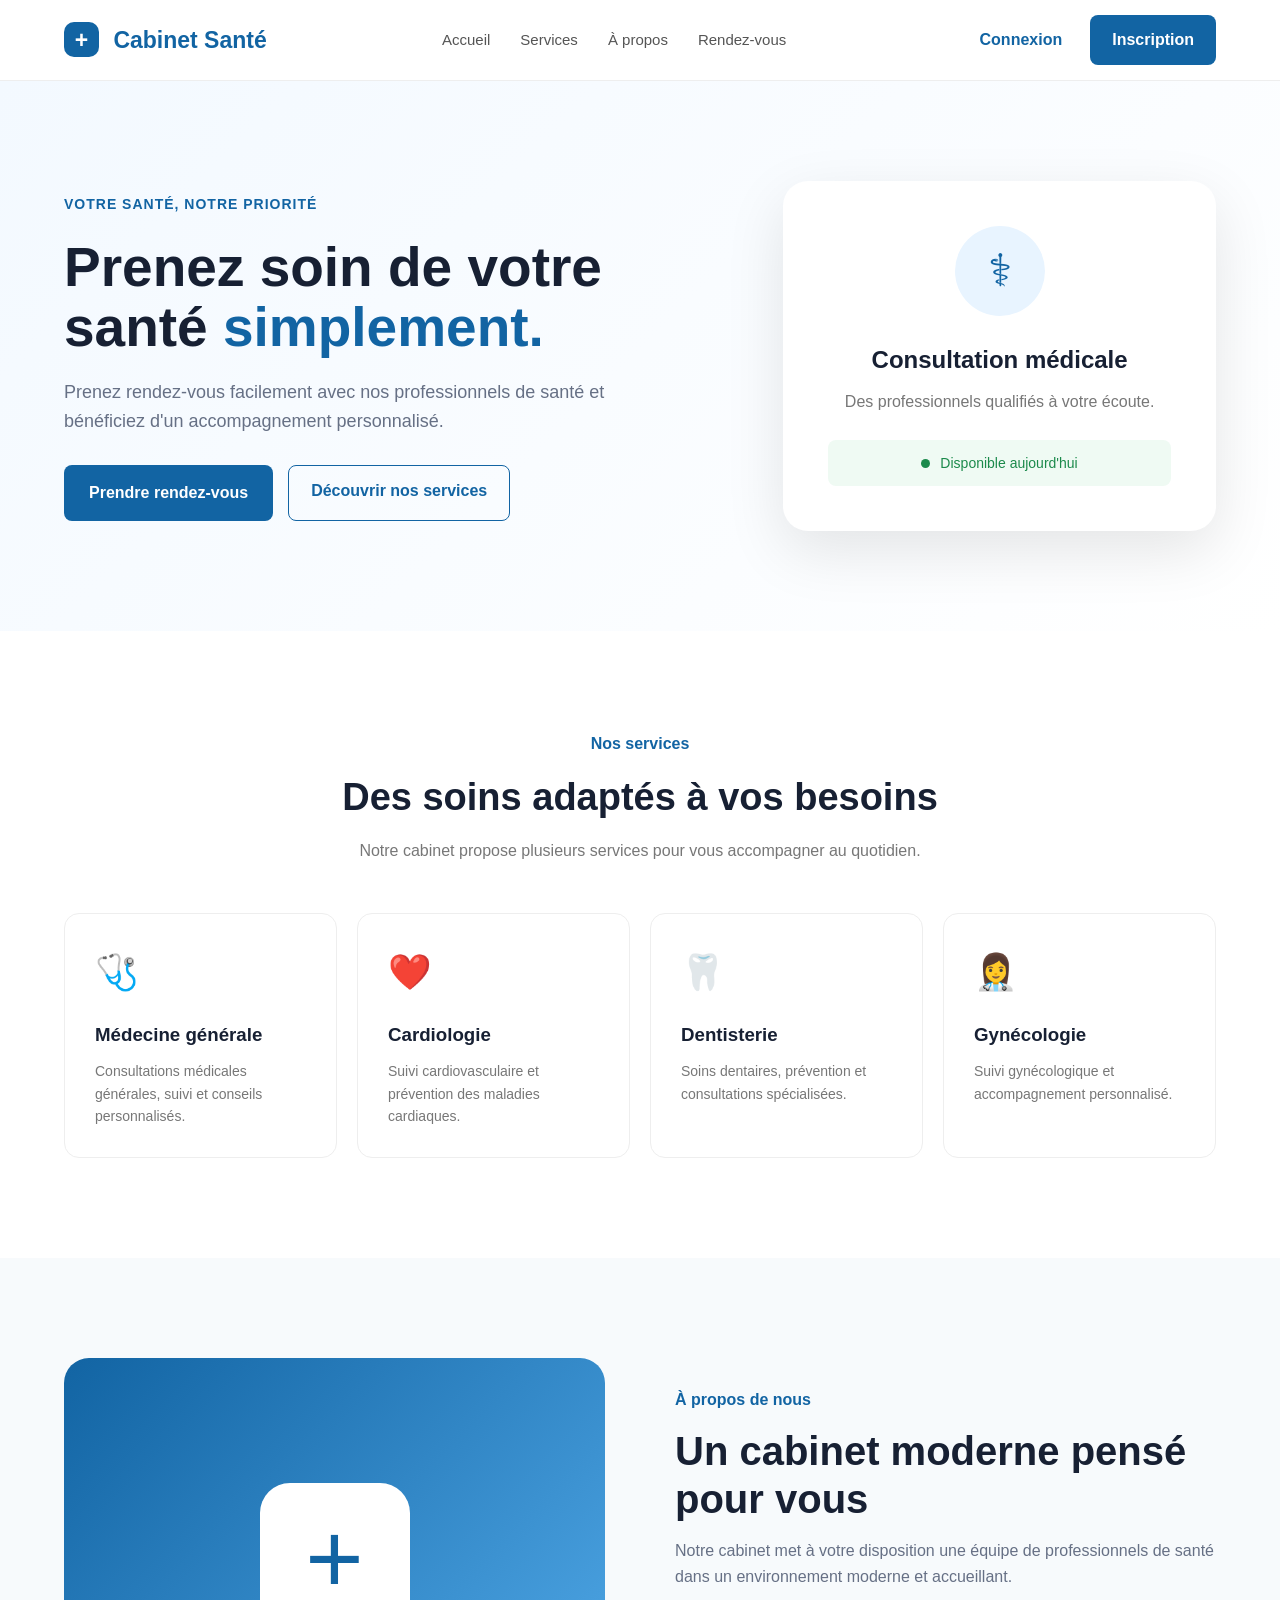
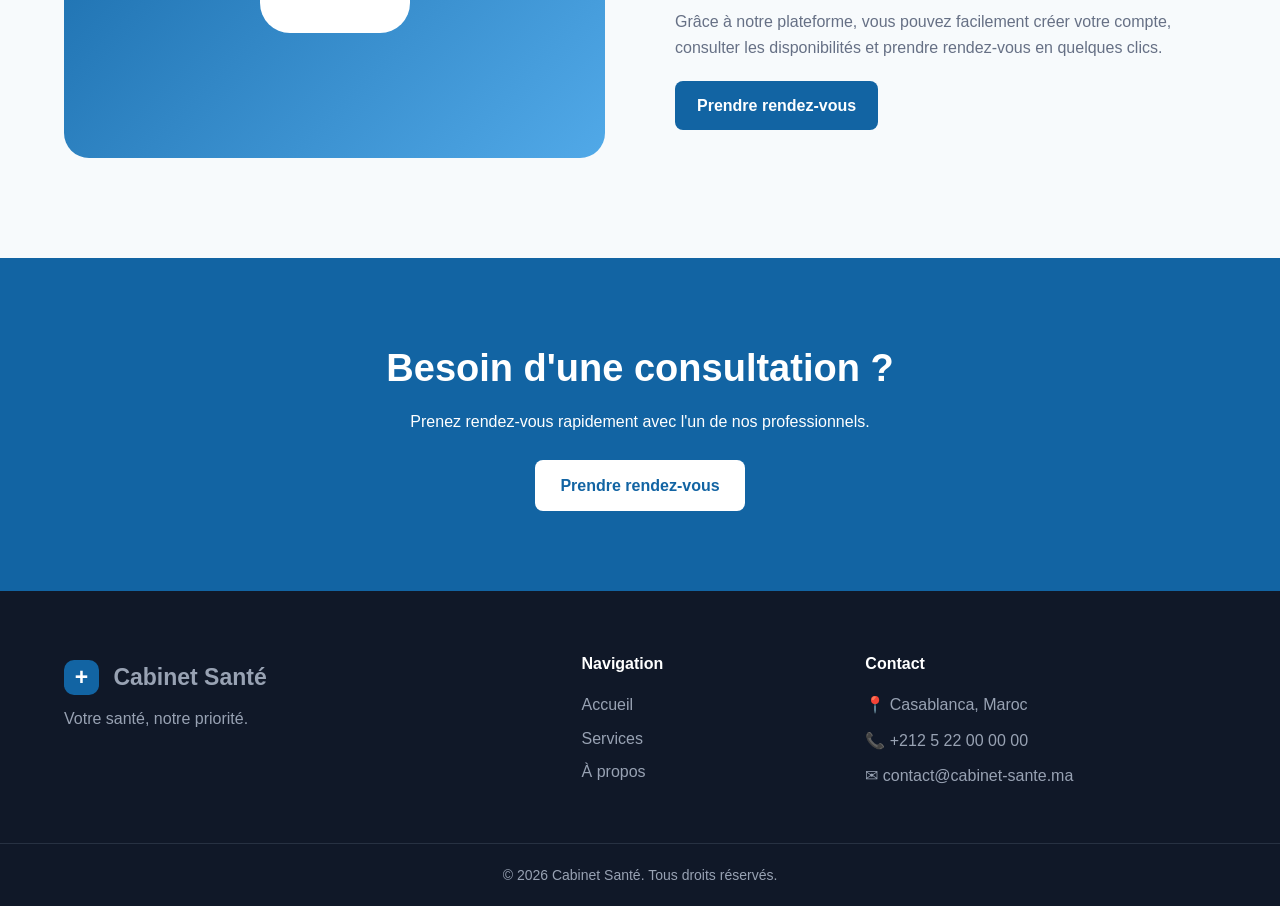
<file: index.html>
<!DOCTYPE html>
<html lang="fr">
<head>
    <meta charset="UTF-8">
    <meta name="viewport" content="width=device-width, initial-scale=1.0">

    <title>Cabinet Santé - Accueil</title>

    <link rel="stylesheet" href="css/style.css">
</head>

<body>

    <!-- ================= HEADER ================= -->

    <header class="header">

        <div class="container nav">

            <a href="index.html" class="logo">
                <span>+</span> Cabinet Santé
            </a>

            <nav class="menu">
                <a href="index.html">Accueil</a>
                <a href="#services">Services</a>
                <a href="#about">À propos</a>
                <a href="rendez-vous.html">Rendez-vous</a>
            </nav>

            <div class="auth-buttons">
                <a href="connexion.html" class="btn-login">
                    Connexion
                </a>

                <a href="inscription.html" class="btn-primary">
                    Inscription
                </a>
            </div>

        </div>

    </header>


    <!-- ================= HERO ================= -->

    <main>

        <section class="hero">

            <div class="container hero-content">

                <div class="hero-text">

                    <span class="hero-label">
                        Votre santé, notre priorité
                    </span>

                    <h1>
                        Prenez soin de votre santé
                        <span>simplement.</span>
                    </h1>

                    <p>
                        Prenez rendez-vous facilement avec nos professionnels
                        de santé et bénéficiez d'un accompagnement personnalisé.
                    </p>

                    <div class="hero-buttons">

                        <a href="rendez-vous.html" class="btn-primary btn-large">
                            Prendre rendez-vous
                        </a>

                        <a href="#services" class="btn-secondary">
                            Découvrir nos services
                        </a>

                    </div>

                </div>


                <div class="hero-card">

                    <div class="doctor-icon">
                        ⚕
                    </div>

                    <h3>
                        Consultation médicale
                    </h3>

                    <p>
                        Des professionnels qualifiés
                        à votre écoute.
                    </p>

                    <div class="availability">
                        <span class="status"></span>
                        Disponible aujourd'hui
                    </div>

                </div>

            </div>

        </section>


        <!-- ================= SERVICES ================= -->

        <section id="services" class="section">

            <div class="container">

                <div class="section-title">

                    <span>Nos services</span>

                    <h2>
                        Des soins adaptés à vos besoins
                    </h2>

                    <p>
                        Notre cabinet propose plusieurs services
                        pour vous accompagner au quotidien.
                    </p>

                </div>


                <div class="services-grid">

                    <div class="service-card">

                        <div class="service-icon">
                            🩺
                        </div>

                        <h3>
                            Médecine générale
                        </h3>

                        <p>
                            Consultations médicales générales,
                            suivi et conseils personnalisés.
                        </p>

                    </div>


                    <div class="service-card">

                        <div class="service-icon">
                            ❤️
                        </div>

                        <h3>
                            Cardiologie
                        </h3>

                        <p>
                            Suivi cardiovasculaire et prévention
                            des maladies cardiaques.
                        </p>

                    </div>


                    <div class="service-card">

                        <div class="service-icon">
                            🦷
                        </div>

                        <h3>
                            Dentisterie
                        </h3>

                        <p>
                            Soins dentaires, prévention et
                            consultations spécialisées.
                        </p>

                    </div>


                    <div class="service-card">

                        <div class="service-icon">
                            👩‍⚕️
                        </div>

                        <h3>
                            Gynécologie
                        </h3>

                        <p>
                            Suivi gynécologique et accompagnement
                            personnalisé.
                        </p>

                    </div>

                </div>

            </div>

        </section>


        <!-- ================= ABOUT ================= -->

        <section id="about" class="about">

            <div class="container about-content">

                <div class="about-image">

                    <div class="medical-symbol">
                        +
                    </div>

                </div>


                <div class="about-text">

                    <span>
                        À propos de nous
                    </span>

                    <h2>
                        Un cabinet moderne
                        pensé pour vous
                    </h2>

                    <p>
                        Notre cabinet met à votre disposition
                        une équipe de professionnels de santé
                        dans un environnement moderne et accueillant.
                    </p>

                    <p>
                        Grâce à notre plateforme, vous pouvez
                        facilement créer votre compte, consulter
                        les disponibilités et prendre rendez-vous
                        en quelques clics.
                    </p>

                    <a href="rendez-vous.html" class="btn-primary">
                        Prendre rendez-vous
                    </a>

                </div>

            </div>

        </section>


        <!-- ================= CTA ================= -->

        <section class="cta">

            <div class="container">

                <h2>
                    Besoin d'une consultation ?
                </h2>

                <p>
                    Prenez rendez-vous rapidement avec
                    l'un de nos professionnels.
                </p>

                <a href="rendez-vous.html" class="btn-white">
                    Prendre rendez-vous
                </a>

            </div>

        </section>

    </main>


    <!-- ================= FOOTER ================= -->

    <footer class="footer">

        <div class="container footer-content">

            <div>

                <a href="index.html" class="logo footer-logo">
                    <span>+</span> Cabinet Santé
                </a>

                <p>
                    Votre santé, notre priorité.
                </p>

            </div>


            <div>

                <h4>
                    Navigation
                </h4>

                <a href="index.html">
                    Accueil
                </a>

                <a href="#services">
                    Services
                </a>

                <a href="#about">
                    À propos
                </a>

            </div>


            <div>

                <h4>
                    Contact
                </h4>

                <p>
                    📍 Casablanca, Maroc
                </p>

                <p>
                    📞 +212 5 22 00 00 00
                </p>

                <p>
                    ✉ contact@cabinet-sante.ma
                </p>

            </div>

        </div>


        <div class="copyright">

            © 2026 Cabinet Santé.
            Tous droits réservés.

        </div>

    </footer>


    <script src="js/script.js"></script>

</body>
</html>
</file>
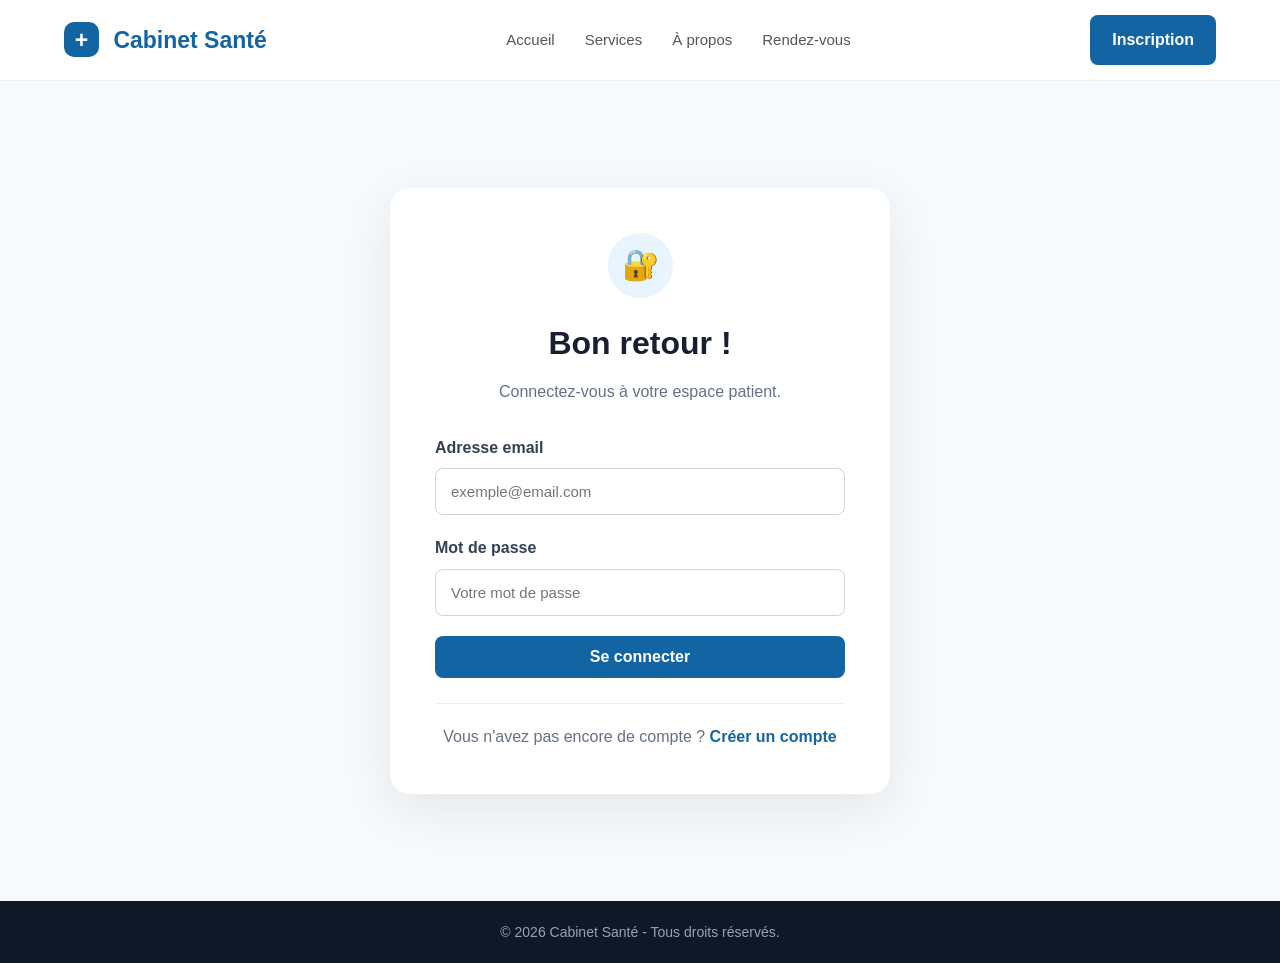
<file: connexion.html>
<!DOCTYPE html>
<html lang="fr">
<head>

    <meta charset="UTF-8">
    <meta name="viewport" content="width=device-width, initial-scale=1.0">

    <title>Connexion - Cabinet Santé</title>

    <link rel="stylesheet" href="css/style.css">

</head>

<body>


    <!-- HEADER -->

    <header class="header">

        <div class="container nav">

            <a href="index.html" class="logo">
                <span>+</span> Cabinet Santé
            </a>

            <nav class="menu">

                <a href="index.html">
                    Accueil
                </a>

                <a href="index.html#services">
                    Services
                </a>

                <a href="index.html#about">
                    À propos
                </a>

                <a href="rendez-vous.html">
                    Rendez-vous
                </a>

            </nav>

            <div class="auth-buttons">

                <a href="inscription.html" class="btn-primary">
                    Inscription
                </a>

            </div>

        </div>

    </header>



    <!-- CONNEXION -->

    <main class="auth-page">

        <div class="auth-container">


            <div class="auth-header">

                <div class="auth-icon">
                    🔐
                </div>

                <h1>
                    Bon retour !
                </h1>

                <p>
                    Connectez-vous à votre espace patient.
                </p>

            </div>



            <form id="loginForm" class="auth-form">


                <div class="form-group">

                    <label for="loginEmail">
                        Adresse email
                    </label>

                    <input
                        type="email"
                        id="loginEmail"
                        placeholder="exemple@email.com"
                        required
                    >

                </div>



                <div class="form-group">

                    <label for="loginPassword">
                        Mot de passe
                    </label>

                    <input
                        type="password"
                        id="loginPassword"
                        placeholder="Votre mot de passe"
                        required
                    >

                </div>



                <div id="loginMessage"></div>



                <button
                    type="submit"
                    class="btn-primary form-button"
                >
                    Se connecter
                </button>


            </form>



            <div class="auth-footer">

                <p>

                    Vous n'avez pas encore de compte ?

                    <a href="inscription.html">
                        Créer un compte
                    </a>

                </p>

            </div>


        </div>

    </main>



    <footer class="simple-footer">

        © 2026 Cabinet Santé - Tous droits réservés.

    </footer>



    <script src="js/script.js"></script>

</body>
</html>
</file>
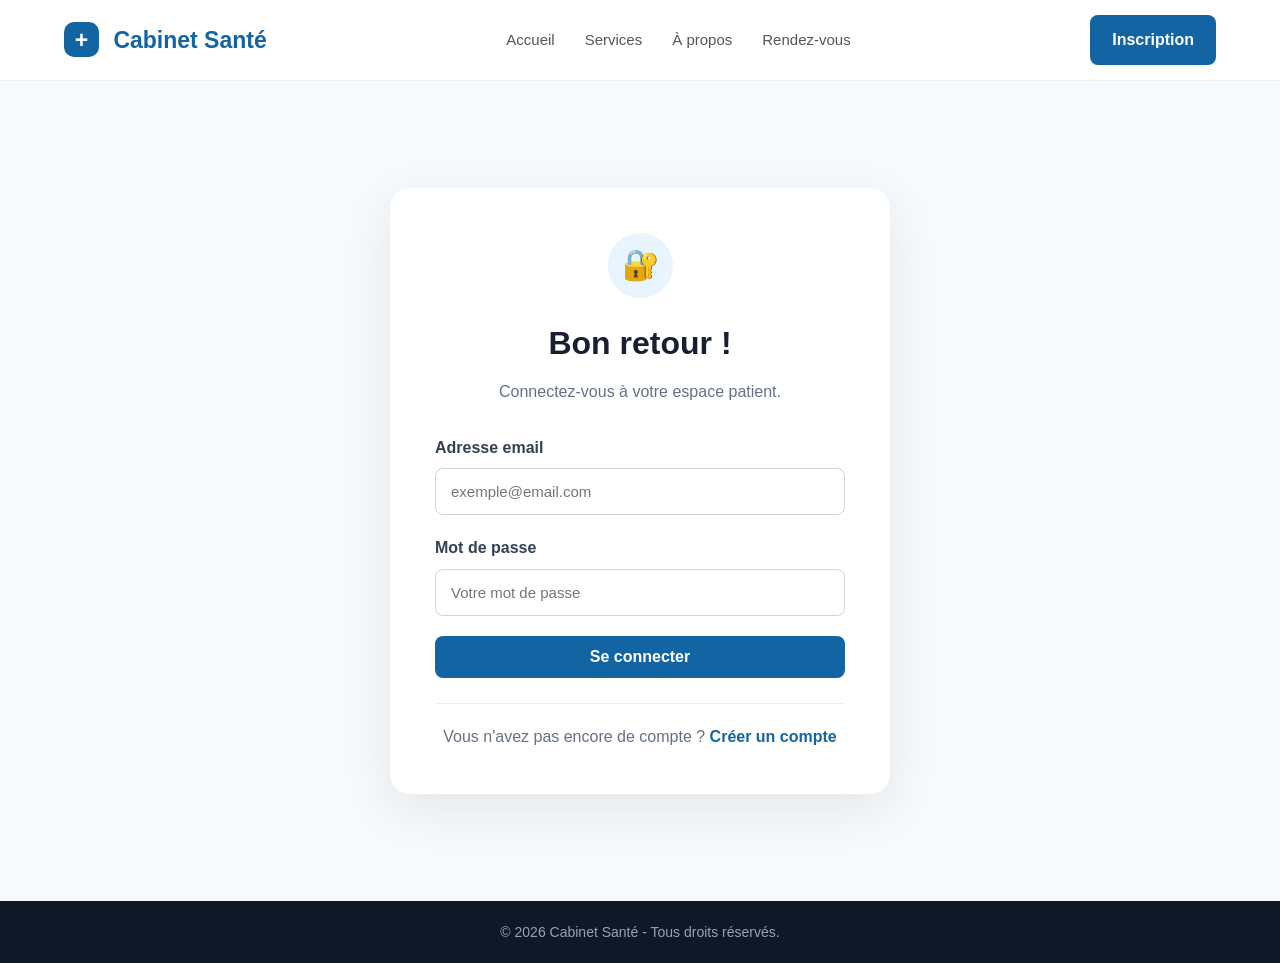
<file: dashboard.html>
<!DOCTYPE html>
<html lang="fr">
<head>

    <meta charset="UTF-8">

    <meta
        name="viewport"
        content="width=device-width, initial-scale=1.0"
    >

    <title>Mon espace - Cabinet Santé</title>

    <link rel="stylesheet" href="css/style.css">

</head>

<body>


    <!-- HEADER -->

    <header class="header">

        <div class="container nav">

            <a href="index.html" class="logo">
                <span>+</span> Cabinet Santé
            </a>


            <nav class="menu">

                <a href="index.html">
                    Accueil
                </a>

                <a href="rendez-vous.html">
                    Nouveau rendez-vous
                </a>

            </nav>


            <div class="auth-buttons">

                <button
                    id="logoutButton"
                    class="btn-primary"
                >
                    Déconnexion
                </button>

            </div>

        </div>

    </header>



    <!-- DASHBOARD -->

    <main class="dashboard-page">

        <div class="container">


            <div class="dashboard-header">

                <div>

                    <span>
                        Espace patient
                    </span>

                    <h1 id="welcomeUser">
                        Bonjour !
                    </h1>

                    <p>
                        Gérez vos informations et vos rendez-vous.
                    </p>

                </div>


                <a
                    href="rendez-vous.html"
                    class="btn-primary"
                >
                    + Nouveau rendez-vous
                </a>

            </div>



            <!-- STATISTIQUES -->

            <div class="dashboard-stats">


                <div class="stat-card">

                    <div class="stat-icon">
                        📅
                    </div>

                    <div>

                        <span>
                            Rendez-vous
                        </span>

                        <strong id="appointmentCount">
                            0
                        </strong>

                    </div>

                </div>



                <div class="stat-card">

                    <div class="stat-icon">
                        👤
                    </div>

                    <div>

                        <span>
                            Compte
                        </span>

                        <strong>
                            Actif
                        </strong>

                    </div>

                </div>



                <div class="stat-card">

                    <div class="stat-icon">
                        🏥
                    </div>

                    <div>

                        <span>
                            Cabinet
                        </span>

                        <strong>
                            Santé
                        </strong>

                    </div>

                </div>


            </div>



            <!-- RENDEZ-VOUS -->

            <section class="dashboard-section">


                <div class="section-heading">

                    <div>

                        <span>
                            Planning
                        </span>

                        <h2>
                            Mes rendez-vous
                        </h2>

                    </div>

                </div>


                <div id="appointmentsList">

                    <!-- JavaScript va afficher les rendez-vous ici -->

                </div>


            </section>



            <!-- PROFIL -->

            <section class="profile-section">


                <div class="section-heading">

                    <div>

                        <span>
                            Mes informations
                        </span>

                        <h2>
                            Mon profil
                        </h2>

                    </div>

                </div>



                <div
                    class="profile-card"
                    id="profileInformation"
                >

                </div>


            </section>


        </div>

    </main>



    <footer class="simple-footer">

        © 2026 Cabinet Santé - Tous droits réservés.

    </footer>



    <script src="js/script.js"></script>

</body>
</html>
</file>
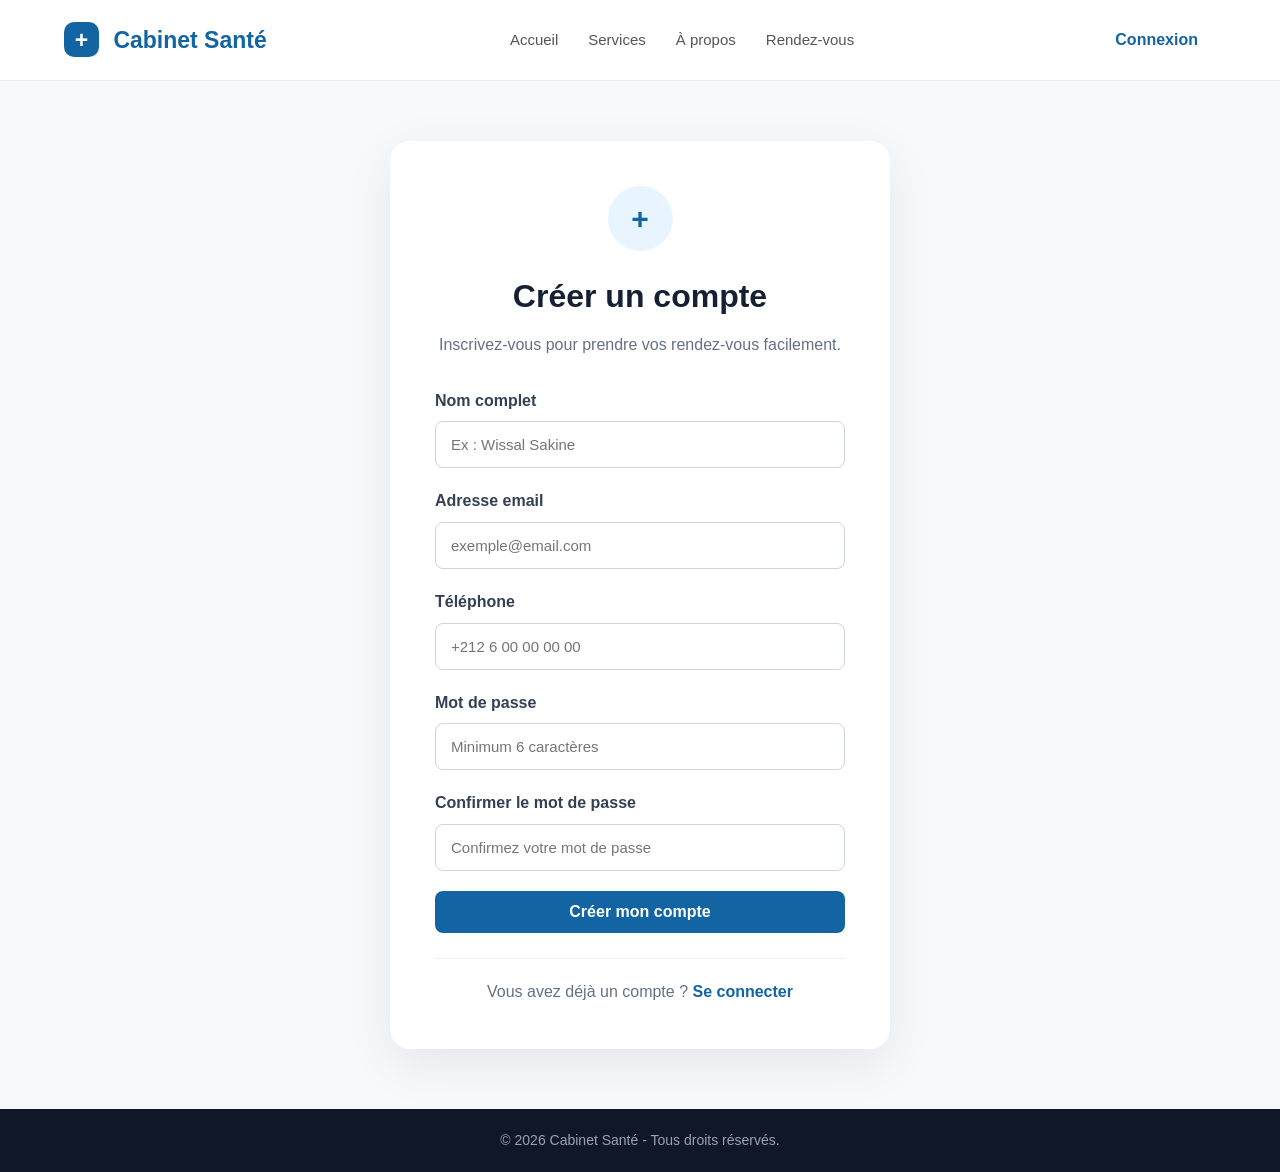
<file: inscription.html>
<!DOCTYPE html>
<html lang="fr">
<head>
    <meta charset="UTF-8">
    <meta name="viewport" content="width=device-width, initial-scale=1.0">

    <title>Inscription - Cabinet Santé</title>

    <link rel="stylesheet" href="css/style.css">
</head>

<body>

    <!-- HEADER -->

    <header class="header">

        <div class="container nav">

            <a href="index.html" class="logo">
                <span>+</span> Cabinet Santé
            </a>

            <nav class="menu">
                <a href="index.html">Accueil</a>
                <a href="index.html#services">Services</a>
                <a href="index.html#about">À propos</a>
                <a href="rendez-vous.html">Rendez-vous</a>
            </nav>

            <div class="auth-buttons">

                <a href="connexion.html" class="btn-login">
                    Connexion
                </a>

            </div>

        </div>

    </header>


    <!-- INSCRIPTION -->

    <main class="auth-page">

        <div class="auth-container">

            <div class="auth-header">

                <div class="auth-icon">
                    +
                </div>

                <h1>
                    Créer un compte
                </h1>

                <p>
                    Inscrivez-vous pour prendre vos rendez-vous
                    facilement.
                </p>

            </div>


            <form id="registerForm" class="auth-form">

                <div class="form-group">

                    <label for="name">
                        Nom complet
                    </label>

                    <input
                        type="text"
                        id="name"
                        placeholder="Ex : Wissal Sakine"
                        required
                    >

                </div>


                <div class="form-group">

                    <label for="email">
                        Adresse email
                    </label>

                    <input
                        type="email"
                        id="email"
                        placeholder="exemple@email.com"
                        required
                    >

                </div>


                <div class="form-group">

                    <label for="phone">
                        Téléphone
                    </label>

                    <input
                        type="tel"
                        id="phone"
                        placeholder="+212 6 00 00 00 00"
                        required
                    >

                </div>


                <div class="form-group">

                    <label for="password">
                        Mot de passe
                    </label>

                    <input
                        type="password"
                        id="password"
                        placeholder="Minimum 6 caractères"
                        required
                    >

                </div>


                <div class="form-group">

                    <label for="confirmPassword">
                        Confirmer le mot de passe
                    </label>

                    <input
                        type="password"
                        id="confirmPassword"
                        placeholder="Confirmez votre mot de passe"
                        required
                    >

                </div>


                <div id="registerMessage"></div>


                <button type="submit" class="btn-primary form-button">
                    Créer mon compte
                </button>

            </form>


            <div class="auth-footer">

                <p>
                    Vous avez déjà un compte ?
                    <a href="connexion.html">
                        Se connecter
                    </a>
                </p>

            </div>

        </div>

    </main>


    <footer class="simple-footer">

        © 2026 Cabinet Santé - Tous droits réservés.

    </footer>


    <script src="js/script.js"></script>

</body>
</html>
</file>
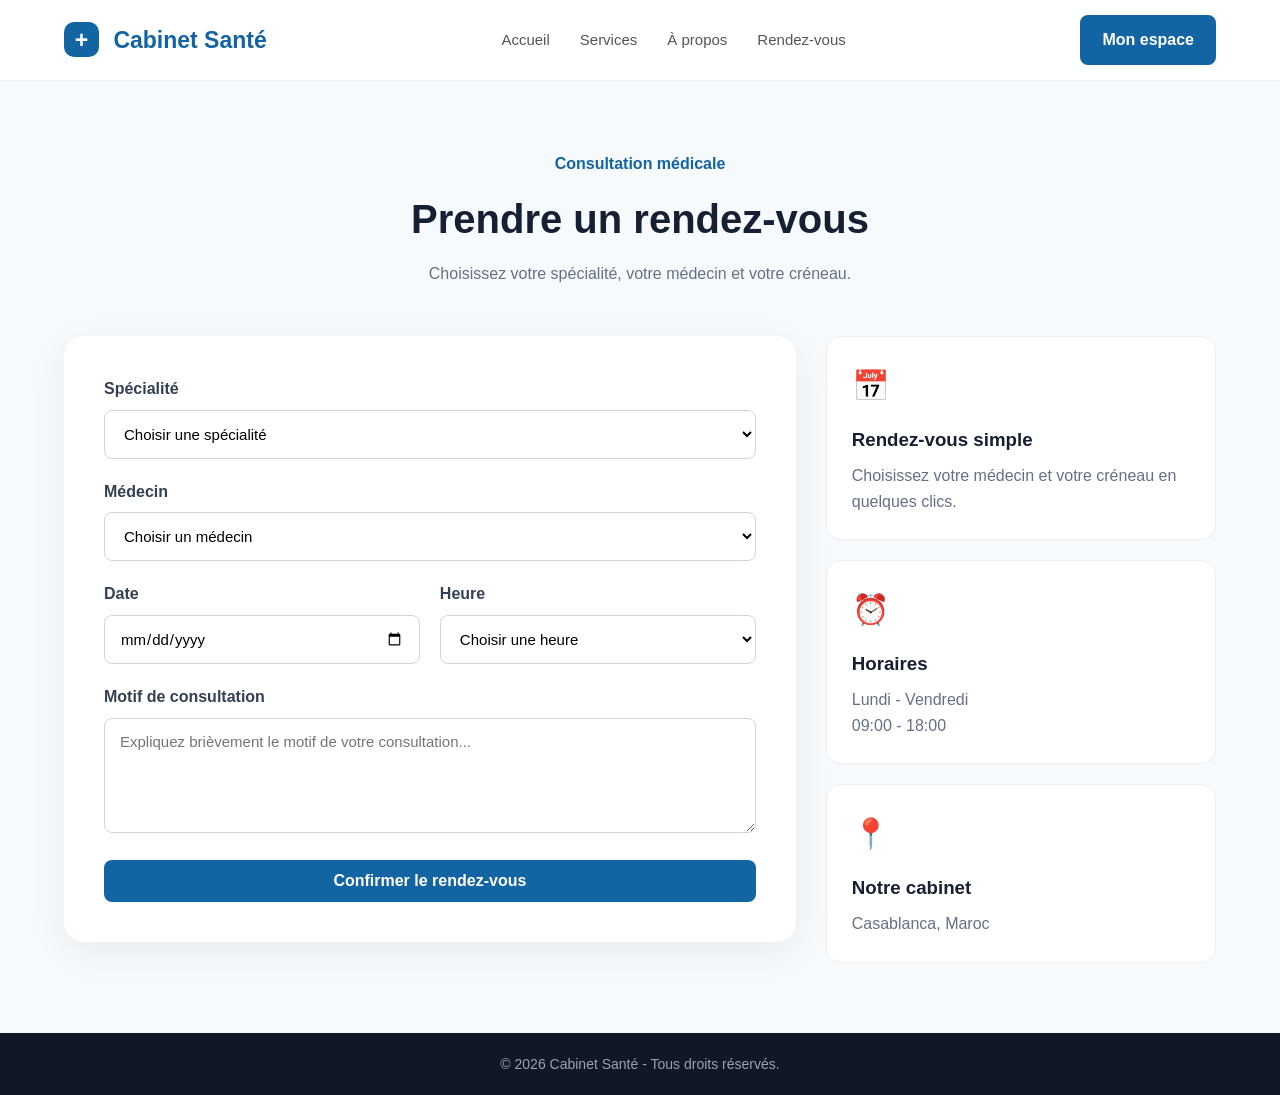
<file: rendez-vous.html>
<!DOCTYPE html>
<html lang="fr">
<head>

    <meta charset="UTF-8">

    <meta
        name="viewport"
        content="width=device-width, initial-scale=1.0"
    >

    <title>Prendre rendez-vous - Cabinet Santé</title>

    <link rel="stylesheet" href="css/style.css">

</head>

<body>


    <!-- HEADER -->

    <header class="header">

        <div class="container nav">

            <a href="index.html" class="logo">
                <span>+</span> Cabinet Santé
            </a>


            <nav class="menu">

                <a href="index.html">
                    Accueil
                </a>

                <a href="index.html#services">
                    Services
                </a>

                <a href="index.html#about">
                    À propos
                </a>

                <a href="rendez-vous.html">
                    Rendez-vous
                </a>

            </nav>


            <div class="auth-buttons">

                <a
                    href="dashboard.html"
                    class="btn-primary"
                >
                    Mon espace
                </a>

            </div>

        </div>

    </header>



    <!-- RENDEZ-VOUS -->

    <main class="appointment-page">

        <div class="container">


            <div class="page-title">

                <span>
                    Consultation médicale
                </span>

                <h1>
                    Prendre un rendez-vous
                </h1>

                <p>
                    Choisissez votre spécialité,
                    votre médecin et votre créneau.
                </p>

            </div>



            <div class="appointment-layout">


                <!-- FORMULAIRE -->

                <div class="appointment-card">


                    <form id="appointmentForm">


                        <div class="form-group">

                            <label for="speciality">
                                Spécialité
                            </label>

                            <select id="speciality" required>

                                <option value="">
                                    Choisir une spécialité
                                </option>

                                <option value="Médecine générale">
                                    Médecine générale
                                </option>

                                <option value="Cardiologie">
                                    Cardiologie
                                </option>

                                <option value="Dentisterie">
                                    Dentisterie
                                </option>

                                <option value="Gynécologie">
                                    Gynécologie
                                </option>

                            </select>

                        </div>



                        <div class="form-group">

                            <label for="doctor">
                                Médecin
                            </label>

                            <select id="doctor" required>

                                <option value="">
                                    Choisir un médecin
                                </option>

                                <option value="Dr. Ahmed Benali">
                                    Dr. Ahmed Benali
                                </option>

                                <option value="Dr. Sara Amrani">
                                    Dr. Sara Amrani
                                </option>

                                <option value="Dr. Youssef Alaoui">
                                    Dr. Youssef Alaoui
                                </option>

                                <option value="Dr. Lina Idrissi">
                                    Dr. Lina Idrissi
                                </option>

                            </select>

                        </div>



                        <div class="form-row">


                            <div class="form-group">

                                <label for="appointmentDate">
                                    Date
                                </label>

                                <input
                                    type="date"
                                    id="appointmentDate"
                                    required
                                >

                            </div>


                            <div class="form-group">

                                <label for="appointmentTime">
                                    Heure
                                </label>

                                <select
                                    id="appointmentTime"
                                    required
                                >

                                    <option value="">
                                        Choisir une heure
                                    </option>

                                    <option value="09:00">
                                        09:00
                                    </option>

                                    <option value="09:30">
                                        09:30
                                    </option>

                                    <option value="10:00">
                                        10:00
                                    </option>

                                    <option value="10:30">
                                        10:30
                                    </option>

                                    <option value="11:00">
                                        11:00
                                    </option>

                                    <option value="11:30">
                                        11:30
                                    </option>

                                    <option value="14:00">
                                        14:00
                                    </option>

                                    <option value="14:30">
                                        14:30
                                    </option>

                                    <option value="15:00">
                                        15:00
                                    </option>

                                    <option value="15:30">
                                        15:30
                                    </option>

                                    <option value="16:00">
                                        16:00
                                    </option>

                                    <option value="16:30">
                                        16:30
                                    </option>

                                    <option value="17:00">
                                        17:00
                                    </option>

                                </select>

                            </div>


                        </div>



                        <div class="form-group">

                            <label for="reason">
                                Motif de consultation
                            </label>

                            <textarea
                                id="reason"
                                rows="5"
                                placeholder="Expliquez brièvement le motif de votre consultation..."
                            ></textarea>

                        </div>



                        <div id="appointmentMessage"></div>



                        <button
                            type="submit"
                            class="btn-primary form-button"
                        >

                            Confirmer le rendez-vous

                        </button>


                    </form>


                </div>



                <!-- INFORMATIONS -->

                <div class="appointment-info">


                    <div class="info-card">

                        <div class="info-icon">
                            📅
                        </div>

                        <h3>
                            Rendez-vous simple
                        </h3>

                        <p>
                            Choisissez votre médecin et votre
                            créneau en quelques clics.
                        </p>

                    </div>



                    <div class="info-card">

                        <div class="info-icon">
                            ⏰
                        </div>

                        <h3>
                            Horaires
                        </h3>

                        <p>
                            Lundi - Vendredi
                            <br>
                            09:00 - 18:00
                        </p>

                    </div>



                    <div class="info-card">

                        <div class="info-icon">
                            📍
                        </div>

                        <h3>
                            Notre cabinet
                        </h3>

                        <p>
                            Casablanca, Maroc
                        </p>

                    </div>


                </div>


            </div>


        </div>

    </main>



    <footer class="simple-footer">

        © 2026 Cabinet Santé - Tous droits réservés.

    </footer>



    <script src="js/script.js"></script>

</body>
</html>
</file>
<file: css/style.css>
/* =========================================
   RESET
========================================= */

* {
    margin: 0;
    padding: 0;
    box-sizing: border-box;
}

html {
    scroll-behavior: smooth;
}

body {
    font-family: Arial, Helvetica, sans-serif;
    color: #172033;
    background: #ffffff;
    line-height: 1.6;
}

a {
    text-decoration: none;
    color: inherit;
}

.container {
    width: 90%;
    max-width: 1200px;
    margin: auto;
}


/* =========================================
   HEADER
========================================= */

.header {
    background: #ffffff;
    border-bottom: 1px solid #eeeeee;
    position: sticky;
    top: 0;
    z-index: 1000;
}

.nav {
    height: 80px;
    display: flex;
    align-items: center;
    justify-content: space-between;
}

.logo {
    font-size: 23px;
    font-weight: 700;
    color: #1264a3;
}

.logo span {
    display: inline-flex;
    width: 35px;
    height: 35px;
    background: #1264a3;
    color: white;
    align-items: center;
    justify-content: center;
    border-radius: 10px;
    margin-right: 8px;
}

.menu {
    display: flex;
    gap: 30px;
}

.menu a {
    color: #555;
    font-size: 15px;
    transition: 0.3s;
}

.menu a:hover {
    color: #1264a3;
}

.auth-buttons {
    display: flex;
    gap: 10px;
    align-items: center;
}


/* =========================================
   BUTTONS
========================================= */

.btn-primary {
    display: inline-block;
    background: #1264a3;
    color: white;
    padding: 12px 22px;
    border-radius: 8px;
    font-weight: 600;
    transition: 0.3s;
}

.btn-primary:hover {
    background: #0d4f82;
    transform: translateY(-2px);
}

.btn-login {
    padding: 10px 18px;
    color: #1264a3;
    font-weight: 600;
}

.btn-secondary {
    display: inline-block;
    padding: 12px 22px;
    border: 1px solid #1264a3;
    color: #1264a3;
    border-radius: 8px;
    font-weight: 600;
}

.btn-large {
    padding: 15px 25px;
}

.btn-white {
    display: inline-block;
    background: white;
    color: #1264a3;
    padding: 13px 25px;
    border-radius: 8px;
    font-weight: 600;
}


/* =========================================
   HERO
========================================= */

.hero {
    background: linear-gradient(
        135deg,
        #f3f9ff,
        #ffffff
    );

    padding: 100px 0;
}

.hero-content {
    display: grid;
    grid-template-columns: 1.2fr 0.8fr;
    gap: 70px;
    align-items: center;
}

.hero-label {
    color: #1264a3;
    font-weight: 700;
    font-size: 14px;
    text-transform: uppercase;
    letter-spacing: 1px;
}

.hero h1 {
    font-size: 55px;
    line-height: 1.1;
    margin: 20px 0;
}

.hero h1 span {
    color: #1264a3;
}

.hero-text p {
    color: #667085;
    font-size: 18px;
    max-width: 600px;
}

.hero-buttons {
    margin-top: 30px;
    display: flex;
    gap: 15px;
}


/* =========================================
   HERO CARD
========================================= */

.hero-card {
    background: white;
    padding: 45px;
    border-radius: 25px;
    box-shadow: 0 20px 60px rgba(0, 0, 0, 0.10);
    text-align: center;
}

.doctor-icon {
    width: 90px;
    height: 90px;
    margin: auto;
    background: #e8f4ff;
    color: #1264a3;
    border-radius: 50%;
    display: flex;
    justify-content: center;
    align-items: center;
    font-size: 45px;
}

.hero-card h3 {
    margin-top: 25px;
    font-size: 24px;
}

.hero-card p {
    color: #777;
    margin: 10px 0 25px;
}

.availability {
    background: #effaf3;
    color: #1b8a4b;
    padding: 12px;
    border-radius: 8px;
    font-size: 14px;
}

.status {
    width: 9px;
    height: 9px;
    display: inline-block;
    background: #1b8a4b;
    border-radius: 50%;
    margin-right: 6px;
}


/* =========================================
   SECTION
========================================= */

.section {
    padding: 100px 0;
}

.section-title {
    text-align: center;
    max-width: 650px;
    margin: auto;
}

.section-title span {
    color: #1264a3;
    font-weight: 700;
}

.section-title h2 {
    font-size: 38px;
    margin: 10px 0;
}

.section-title p {
    color: #777;
}


/* =========================================
   SERVICES
========================================= */

.services-grid {
    margin-top: 50px;
    display: grid;
    grid-template-columns: repeat(4, 1fr);
    gap: 20px;
}

.service-card {
    padding: 30px;
    border: 1px solid #eeeeee;
    border-radius: 15px;
    transition: 0.3s;
    background: white;
}

.service-card:hover {
    transform: translateY(-8px);
    box-shadow: 0 15px 40px rgba(0, 0, 0, 0.08);
}

.service-icon {
    font-size: 35px;
    margin-bottom: 20px;
}

.service-card h3 {
    margin-bottom: 10px;
}

.service-card p {
    color: #777;
    font-size: 14px;
}


/* =========================================
   ABOUT
========================================= */

.about {
    background: #f7fafc;
    padding: 100px 0;
}

.about-content {
    display: grid;
    grid-template-columns: 1fr 1fr;
    gap: 70px;
    align-items: center;
}

.about-image {
    height: 400px;
    background: linear-gradient(
        135deg,
        #1264a3,
        #51a9e8
    );
    border-radius: 25px;
    display: flex;
    justify-content: center;
    align-items: center;
}

.medical-symbol {
    width: 150px;
    height: 150px;
    border-radius: 30px;
    background: white;
    color: #1264a3;
    font-size: 100px;
    display: flex;
    justify-content: center;
    align-items: center;
}

.about-text > span {
    color: #1264a3;
    font-weight: 700;
}

.about-text h2 {
    font-size: 40px;
    line-height: 1.2;
    margin: 15px 0;
}

.about-text p {
    color: #667085;
    margin-bottom: 20px;
}


/* =========================================
   CTA
========================================= */

.cta {
    padding: 80px 20px;
    background: #1264a3;
    color: white;
    text-align: center;
}

.cta h2 {
    font-size: 38px;
    margin-bottom: 10px;
}

.cta p {
    margin-bottom: 25px;
}


/* =========================================
   FOOTER
========================================= */

.footer {
    background: #101828;
    color: white;
    padding-top: 60px;
}

.footer-content {
    display: grid;
    grid-template-columns: 2fr 1fr 1.5fr;
    gap: 50px;
    padding-bottom: 50px;
}

.footer-logo {
    color: white;
}

.footer-content p {
    color: #98a2b3;
    margin-top: 10px;
}

.footer-content h4 {
    margin-bottom: 15px;
}

.footer-content a {
    display: block;
    color: #98a2b3;
    margin: 8px 0;
}

.copyright {
    text-align: center;
    padding: 20px;
    border-top: 1px solid #273142;
    color: #98a2b3;
    font-size: 14px;
}


/* =========================================
   RESPONSIVE
========================================= */

@media (max-width: 900px) {

    .menu {
        display: none;
    }

    .hero-content,
    .about-content {
        grid-template-columns: 1fr;
    }

    .hero h1 {
        font-size: 42px;
    }

    .services-grid {
        grid-template-columns: repeat(2, 1fr);
    }

    .footer-content {
        grid-template-columns: 1fr 1fr;
    }
}


@media (max-width: 600px) {

    .auth-buttons .btn-login {
        display: none;
    }

    .hero {
        padding: 60px 0;
    }

    .hero h1 {
        font-size: 35px;
    }

    .hero-buttons {
        flex-direction: column;
    }

    .services-grid {
        grid-template-columns: 1fr;
    }

    .about-image {
        height: 300px;
    }

    .footer-content {
        grid-template-columns: 1fr;
    }
}

/* =====================================================
   AUTHENTIFICATION
===================================================== */

.auth-page {
    min-height: calc(100vh - 80px);
    background: #f7fafc;
    display: flex;
    justify-content: center;
    align-items: center;
    padding: 60px 20px;
}

.auth-container {
    width: 100%;
    max-width: 500px;
    background: white;
    padding: 45px;
    border-radius: 20px;
    box-shadow: 0 15px 50px rgba(0, 0, 0, 0.08);
}

.auth-header {
    text-align: center;
    margin-bottom: 30px;
}

.auth-icon {
    width: 65px;
    height: 65px;
    background: #e8f4ff;
    color: #1264a3;
    border-radius: 50%;
    margin: 0 auto 20px;
    display: flex;
    align-items: center;
    justify-content: center;
    font-size: 30px;
    font-weight: bold;
}

.auth-header h1 {
    font-size: 32px;
    margin-bottom: 10px;
}

.auth-header p {
    color: #667085;
}

.auth-form {
    width: 100%;
}

.form-group {
    margin-bottom: 20px;
}

.form-group label {
    display: block;
    margin-bottom: 8px;
    font-weight: 600;
    color: #344054;
}

.form-group input,
.form-group select,
.form-group textarea {
    width: 100%;
    padding: 14px 15px;
    border: 1px solid #d0d5dd;
    border-radius: 8px;
    font-size: 15px;
    font-family: inherit;
    outline: none;
    transition: 0.3s;
    background: white;
}

.form-group input:focus,
.form-group select:focus,
.form-group textarea:focus {
    border-color: #1264a3;
    box-shadow: 0 0 0 3px rgba(18, 100, 163, 0.10);
}

.form-group textarea {
    resize: vertical;
}

.form-button {
    width: 100%;
    border: none;
    cursor: pointer;
    font-size: 16px;
}

.auth-footer {
    text-align: center;
    margin-top: 25px;
    padding-top: 20px;
    border-top: 1px solid #eeeeee;
}

.auth-footer p {
    color: #667085;
}

.auth-footer a {
    color: #1264a3;
    font-weight: 600;
}


/* =====================================================
   MESSAGES
===================================================== */

.message {
    padding: 14px;
    border-radius: 8px;
    margin-bottom: 20px;
    font-size: 14px;
}

.message.success {
    background: #ecfdf3;
    color: #067647;
    border: 1px solid #abefc6;
}

.message.error {
    background: #fef3f2;
    color: #b42318;
    border: 1px solid #fecdca;
}

.message a {
    color: #1264a3;
    font-weight: bold;
}


/* =====================================================
   SIMPLE FOOTER
===================================================== */

.simple-footer {
    background: #101828;
    color: #98a2b3;
    text-align: center;
    padding: 20px;
    font-size: 14px;
}


/* =====================================================
   APPOINTMENT PAGE
===================================================== */

.appointment-page {
    background: #f7fafc;
    min-height: calc(100vh - 80px);
    padding: 70px 0;
}

.page-title {
    text-align: center;
    max-width: 700px;
    margin: 0 auto 50px;
}

.page-title span {
    color: #1264a3;
    font-weight: 700;
}

.page-title h1 {
    font-size: 40px;
    margin: 10px 0;
}

.page-title p {
    color: #667085;
}

.appointment-layout {
    display: grid;
    grid-template-columns: 1.5fr 0.8fr;
    gap: 30px;
    align-items: start;
}

.appointment-card {
    background: white;
    padding: 40px;
    border-radius: 20px;
    box-shadow: 0 10px 40px rgba(0, 0, 0, 0.06);
}

.form-row {
    display: grid;
    grid-template-columns: 1fr 1fr;
    gap: 20px;
}

.appointment-info {
    display: flex;
    flex-direction: column;
    gap: 20px;
}

.info-card {
    background: white;
    padding: 25px;
    border-radius: 15px;
    border: 1px solid #eeeeee;
}

.info-icon {
    font-size: 30px;
    margin-bottom: 15px;
}

.info-card h3 {
    margin-bottom: 8px;
}

.info-card p {
    color: #667085;
}


/* =====================================================
   DASHBOARD
===================================================== */

.dashboard-page {
    background: #f7fafc;
    min-height: calc(100vh - 80px);
    padding: 60px 0;
}

.dashboard-header {
    display: flex;
    justify-content: space-between;
    align-items: center;
    gap: 20px;
    margin-bottom: 40px;
}

.dashboard-header > div span {
    color: #1264a3;
    font-weight: 700;
}

.dashboard-header h1 {
    font-size: 35px;
    margin: 5px 0;
}

.dashboard-header p {
    color: #667085;
}

.dashboard-stats {
    display: grid;
    grid-template-columns: repeat(3, 1fr);
    gap: 20px;
    margin-bottom: 50px;
}

.stat-card {
    background: white;
    padding: 25px;
    border-radius: 15px;
    display: flex;
    align-items: center;
    gap: 20px;
    border: 1px solid #eeeeee;
}

.stat-icon {
    width: 55px;
    height: 55px;
    border-radius: 12px;
    background: #e8f4ff;
    display: flex;
    justify-content: center;
    align-items: center;
    font-size: 25px;
}

.stat-card span {
    display: block;
    color: #667085;
    font-size: 14px;
}

.stat-card strong {
    display: block;
    font-size: 22px;
    margin-top: 3px;
}

.dashboard-section,
.profile-section {
    margin-bottom: 50px;
}

.section-heading {
    margin-bottom: 25px;
}

.section-heading span {
    color: #1264a3;
    font-weight: 700;
}

.section-heading h2 {
    font-size: 28px;
    margin-top: 5px;
}


/* =====================================================
   APPOINTMENT ITEM
===================================================== */

.appointment-item {
    background: white;
    padding: 25px;
    border-radius: 15px;
    margin-bottom: 15px;
    display: grid;
    grid-template-columns: 150px 1fr auto;
    gap: 25px;
    align-items: center;
    border: 1px solid #eeeeee;
}

.appointment-date {
    background: #e8f4ff;
    color: #1264a3;
    padding: 15px;
    border-radius: 10px;
    text-align: center;
}

.appointment-date strong {
    display: block;
    font-size: 16px;
}

.appointment-date span {
    display: block;
    margin-top: 5px;
    font-weight: 700;
}

.appointment-details h3 {
    margin-bottom: 5px;
}

.appointment-details p {
    color: #667085;
    margin: 3px 0;
    font-size: 14px;
}

.appointment-actions {
    display: flex;
    flex-direction: column;
    align-items: flex-end;
    gap: 12px;
}

.status-confirmed {
    background: #ecfdf3;
    color: #067647;
    padding: 6px 12px;
    border-radius: 20px;
    font-size: 13px;
    font-weight: 600;
}

.cancel-button {
    border: none;
    background: #fef3f2;
    color: #b42318;
    padding: 8px 14px;
    border-radius: 7px;
    cursor: pointer;
}

.cancel-button:hover {
    background: #fee4e2;
}


/* =====================================================
   EMPTY STATE
===================================================== */

.empty-state {
    background: white;
    padding: 50px;
    border-radius: 15px;
    text-align: center;
    border: 1px solid #eeeeee;
}

.empty-state > div {
    font-size: 45px;
    margin-bottom: 15px;
}

.empty-state h3 {
    margin-bottom: 8px;
}

.empty-state p {
    color: #667085;
    margin-bottom: 20px;
}


/* =====================================================
   PROFILE
===================================================== */

.profile-card {
    background: white;
    border-radius: 15px;
    border: 1px solid #eeeeee;
    padding: 10px 25px;
}

.profile-item {
    display: flex;
    justify-content: space-between;
    padding: 18px 0;
    border-bottom: 1px solid #eeeeee;
    gap: 20px;
}

.profile-item:last-child {
    border-bottom: none;
}

.profile-item span {
    color: #667085;
}

.profile-item strong {
    color: #172033;
}


/* =====================================================
   RESPONSIVE NOUVELLES PAGES
===================================================== */

@media (max-width: 900px) {

    .appointment-layout {
        grid-template-columns: 1fr;
    }

    .dashboard-stats {
        grid-template-columns: 1fr;
    }

    .appointment-item {
        grid-template-columns: 1fr;
    }

    .appointment-actions {
        align-items: flex-start;
    }

}


@media (max-width: 600px) {

    .auth-container {
        padding: 30px 20px;
    }

    .page-title h1 {
        font-size: 32px;
    }

    .appointment-card {
        padding: 25px 20px;
    }

    .form-row {
        grid-template-columns: 1fr;
        gap: 0;
    }

    .dashboard-header {
        flex-direction: column;
        align-items: flex-start;
    }

    .dashboard-header h1 {
        font-size: 28px;
    }

    .appointment-item {
        padding: 20px;
    }

    .profile-item {
        flex-direction: column;
        gap: 5px;
    }

}
</file>
